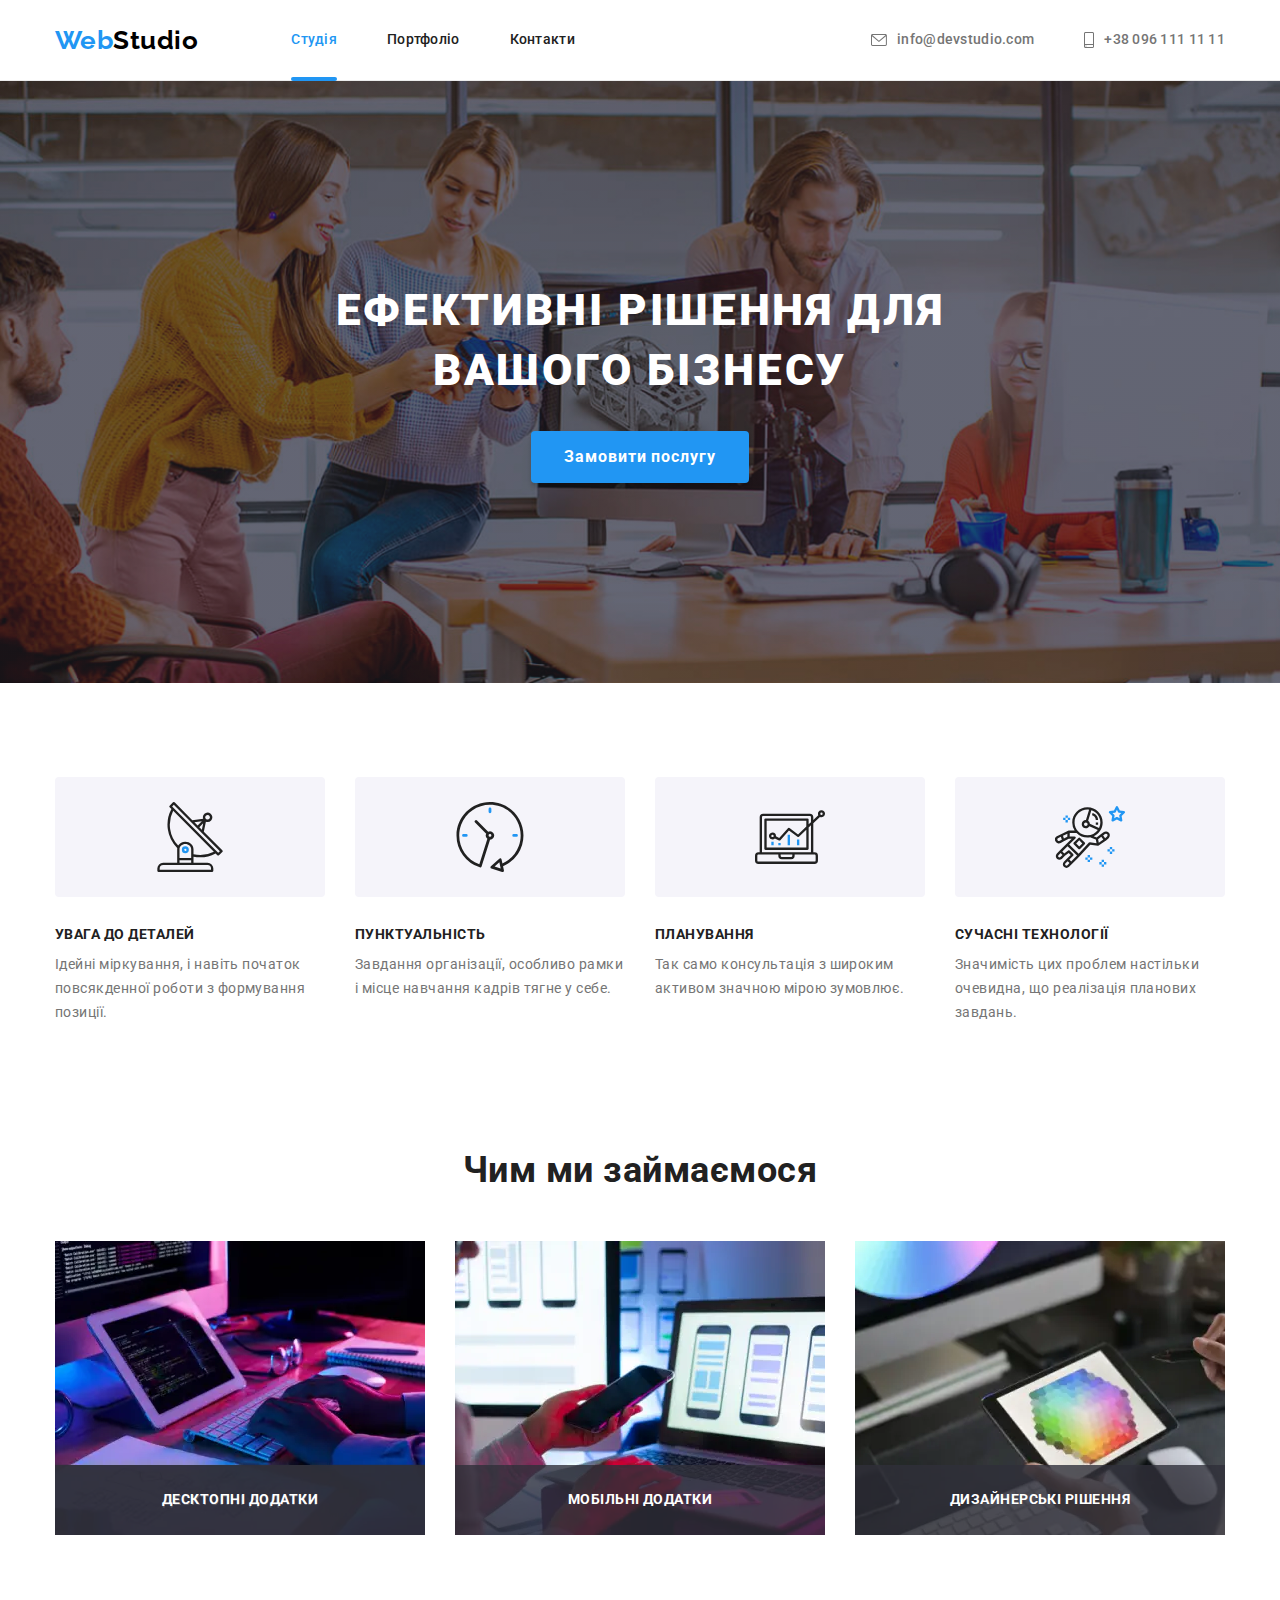
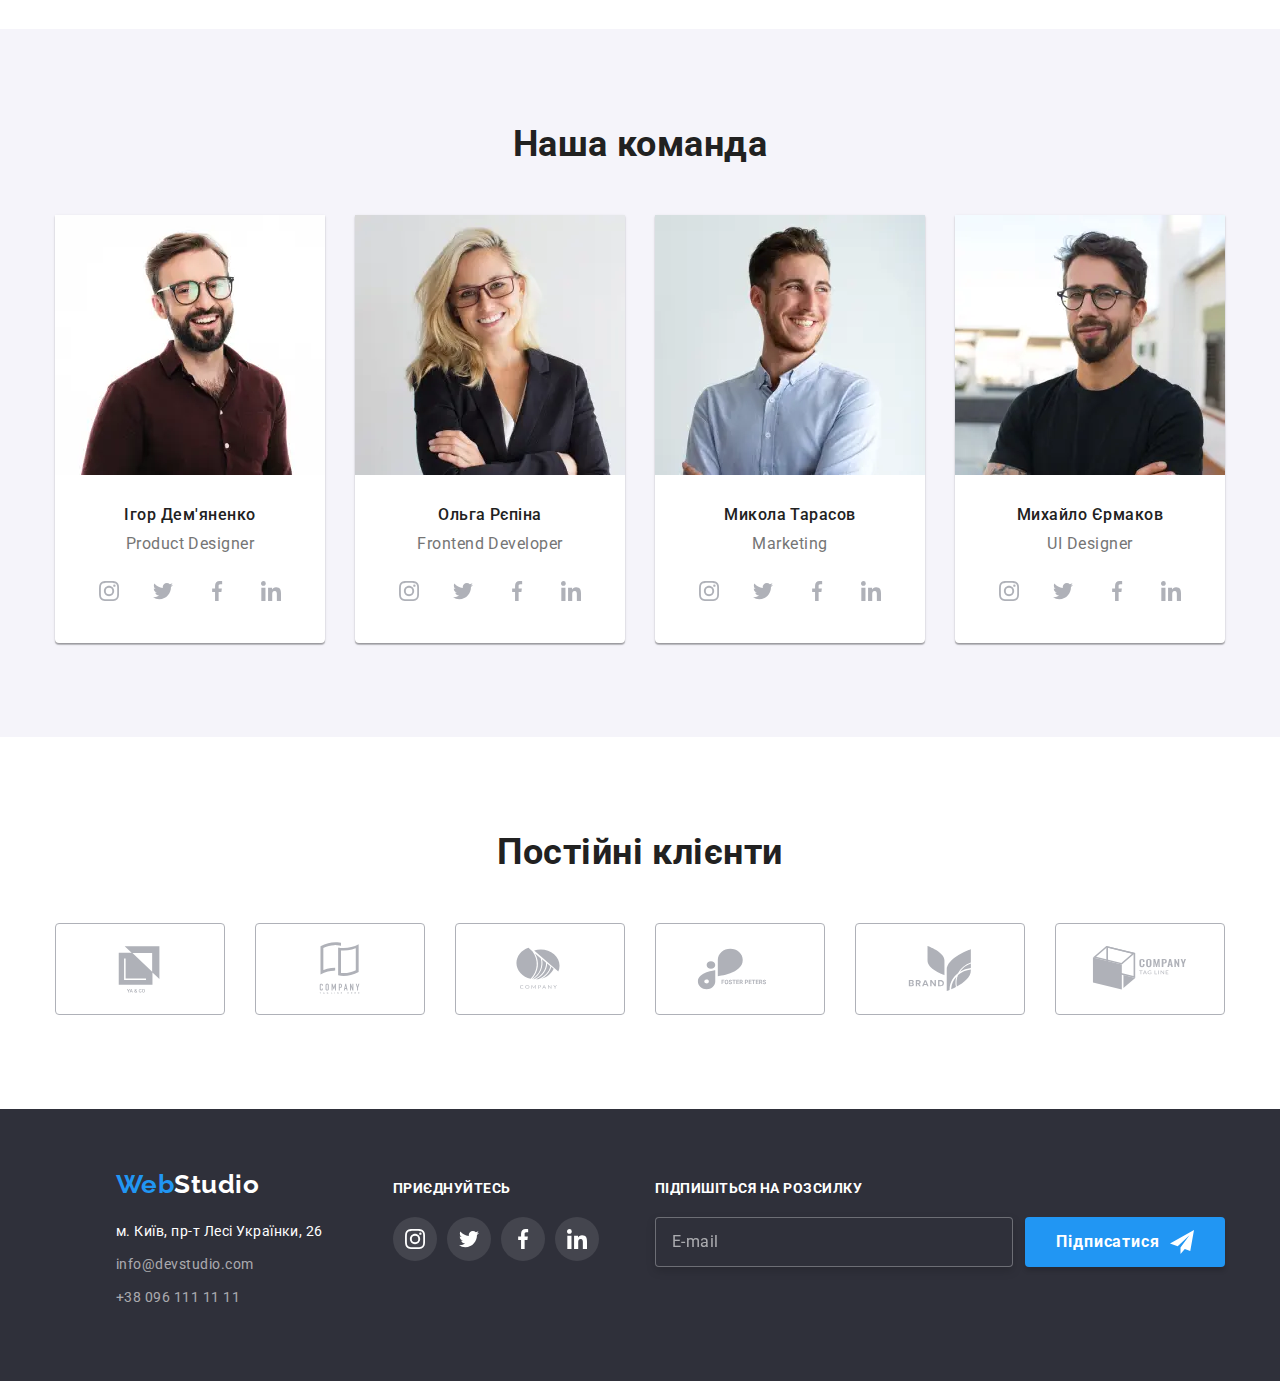
<file: index.html>
<!DOCTYPE html>
<html lang="uk">
  <head>
    <meta charset="utf-8" />
    <meta http-equiv="X-UA-Compatible" content="IE=edge" />
    <meta name="viewport" content="width=device-width, initial-scale=1.0" />
    <title>Document</title>
    <link rel="preconnect" href="https://fonts.googleapis.com" />
    <link rel="preconnect" href="https://fonts.gstatic.com" crossorigin />
    <link
      href="https://fonts.googleapis.com/css2?family=Raleway:wght@700&family=Roboto:wght@400;500;700;900&display=swap"
      rel="stylesheet"
    />
    <link
      rel="stylesheet"
      href="https://cdnjs.cloudflare.com/ajax/libs/modern-normalize/1.1.0/modern-normalize.min.css"
    />
    <link rel="stylesheet" href="./css/main.min.css" />
  </head>
  <body>
    <header class="page-header">
      <div class="container page-header__container">
        <nav class="menu-nav">
          <a class="header-logo link" href="./index.html"
            ><span class="header-logo__logo header-logo__logo_blue">Web</span
            ><span class="header-logo__logo header-logo__logo_black">Studio</span></a
          >
          <ul class="menu-navigation list">
            <li class="menu-navigation__item">
              <a class="menu-navigation__link link menu-navigation__link_current" href="./index.html">Студія</a>
            </li>
            <li class="menu-navigation__item">
              <a class="menu-navigation__link link" href="./portfolio.html">Портфоліо</a>
            </li>
            <li class="menu-navigation__item">
              <a class="menu-navigation__link link" href="#">Контакти</a>
            </li>
          </ul>
        </nav>
        <button type="button" class="open-mobile-menu-btn js-open-menu">
          <svg class="open-mobile-menu-btn__icon" width="40" height="40">
            <use href="./images/sprite.svg#icon-burger"></use>
          </svg>
        </button>
        <ul class="menu-contacts list">
          <li class="menu-contacts__item">
            <a
              class="menu-contacts__link link"
              href="mailto:info@devstudio.com"
              lang="en"
            >
              <svg aria-label="лист" class="menu-contacts__icon" width="16" height="12">
                <use href="./images/sprite.svg#icon-envelope"></use>
              </svg>
              info@devstudio.com
            </a>
          </li>
          <li class="menu-contacts__item">
            <a class="menu-contacts__link menu-contacts__link_tel link" href="tel:+380961111111">
              <svg aria-label="телефон" class="menu-contacts__icon" width="10" height="16">
                <use href="./images/sprite.svg#icon-smartphone"></use>
              </svg>
              +38 096 111 11 11</a
            >
          </li>
        </ul>
      </div>
      <div class="mobile-menu js-menu-container">
        <div class="container mobile-menu__container">
          <div>
          <button class="mobile-menu__close-btn js-close-menu">
            <svg class="mobile-menu__close-icon" width="40" height="40">
              <use href="./images/sprite.svg#icon-close"></use>
            </svg>
          </button> 
          <ul class="mobile-nav-list list">
            <li class="mobile-nav-list__item">
              <a class="mobile-nav-list__link link mobile-nav-list__link_current" href="./index.html">Студія</a>
            </li>
            <li class="mobile-nav-list__item">
              <a class="mobile-nav-list__link link" href="./portfolio.html">Портфоліо</a>
            </li>
            <li class="mobile-nav-list__item mobile-nav-list__item_contact">
              <a class="mobile-nav-list__link link" href="#">Контакти</a>
            </li>
          </ul>
        </div>
        <div>
          <ul class="mobile-contact-list list">
            <li class="mobile-contact-list__item">
              <a class="mobile-contact-list__link link mobile-contact-list__link_tel" href="tel:+380961111111">+38 096 111 11 11</a
                >
            </li>
            <li class="mobile-contact-list__item mobile-contact-list__item_email">
              <a
                class="mobile-contact-list__link link mobile-contact-list__link_email"
                href="mailto:info@devstudio.com"
                lang="en"
              >
                info@devstudio.com
              </a>
            </li>
          </ul>
          <ul class="mobile-social-list list">
            <li class="mobile-social-list__item">
              <a class="mobile-social-list__link link" href="#">Instagram</a>
            </li>
            <li class="mobile-social-list__item">
              <a class="mobile-social-list__link link" href="#">Twitter</a>
            </li>
            <li class="mobile-social-list__item">
              <a class="mobile-social-list__link link" href="#">Facebook</a>
            </li>
            <li class="mobile-social-list__item">
              <a class="mobile-social-list__link link mobile-social-list__link_linkedin" href="#">LinkedIn</a>
            </li>
          </ul>
        </div>
        </div>
      </div>
    </header>
    <main>
      <!-- Герой -->
      <section class="section hero">
        <div class="container">
          <h1 class="hero__title">Ефективні рішення для вашого бізнесу</h1>
          <button class="modal-open-btn" type="button" data-modal-open>Замовити послугу</button>
        </div>
      </section>
      <!-- Наши особенности -->
      <section class="section featyres">
        <div class="container">
          <h2 class="featyres__title visually-hidden">Наші особливості</h2>
          <ul class="featyres-list list">
            <li class="featyres-list__item">
              <div class="featyres-list__box-icon">
                <svg
                  aria-label="антена"
                  class="featyres-list__icon"
                  width="70"
                  height="70"
                >
                  <use href="./images/sprite.svg#icon-antenna"></use>
                </svg>
              </div>
              <h3 class="featyres-list__title">Увага до деталей</h3>
              <p class="featyres-list__text">
                Ідейні міркування, і навіть початок повсякденної роботи з
                формування позиції.
              </p>
            </li>
            <li class="featyres-list__item">
              <div class="featyres-list__box-icon">
                <svg
                  aria-label="годинник"
                  class="featyres-list__icon"
                  width="70"
                  height="70"
                >
                  <use href="./images/sprite.svg#icon-clock"></use>
                </svg>
              </div>
              <h3 class="featyres-list__title">Пунктуальність</h3>
              <p class="featyres-list__text">
                Завдання організації, особливо рамки і місце навчання кадрів
                тягне у себе.
              </p>
            </li>
            <li class="featyres-list__item">
              <div class="featyres-list__box-icon">
                <svg
                  aria-label="діаграма"
                  class="featyres-list__icon"
                  width="70"
                  height="70"
                >
                  <use href="./images/sprite.svg#icon-diagram"></use>
                </svg>
              </div>
              <h3 class="featyres-list__title">Планування</h3>
              <p class="featyres-list__text">
                Так само консультація з широким активом значною мірою зумовлює.
              </p>
            </li>
            <li class="featyres-list__item featyres-list__item_last">
              <div class="featyres-list__box-icon">
                <svg
                  aria-label="астронавт"
                  class="featyres-list__icon"
                  width="70"
                  height="70"
                >
                  <use href="./images/sprite.svg#icon-astronaut"></use>
                </svg>
              </div>
              <h3 class="featyres-list__title">Сучасні технології</h3>
              <p class="featyres-list__text">
                Значимість цих проблем настільки очевидна, що реалізація
                планових завдань.
              </p>
            </li>
          </ul>
        </div>
      </section>
      <!-- Чем занимаемся -->
      <section class="section work">
        <div class="container">
          <h2 class="work__title">Чим ми займаємося</h2>
          <ul class="work-list list">
            <li class="work-list__item">
              <div class="work-list__wrapper">
                <picture>
                <source
                srcset="./images/box-1-desktop.webp 1x, ./images/box-1-desktop.webp 2x"
                media="(min-width: 1200px)"
                type="image/webp"
                />
                <source
                srcset="./images/box-1-desktop.jpg 1x, ./images/box-1-desktop.jpg 2x"
                media="(min-width: 1200px)"
                />
                <img
                class="work-list__img link"
                src="./images/box-1.jpg"
                alt="Людина працює за комп'ютером"
              />
            </picture>
              <p class="work-list__overlay">Десктопні додатки</p>
              </div>
            </li>
            <li class="work-list__item">
              <div class="work-list__wrapper">
                <picture>
                <source
                srcset="./images/box-2-desktop.webp 1x, ./images/box-2-desktop.webp 2x"
                media="(min-width: 1200px)"
                type="image/webp"
                />
                <source
                srcset="./images/box-2-desktop.jpg 1x, ./images/box-2-desktop.jpg 2x"
                media="(min-width: 1200px)"
                />
                <img
                class="work-list__img link"
                src="./images/box-2.jpg"
                alt="Людина працює за телефоном"
              />
            </picture>
              <p class="work-list__overlay">Мобільні додатки</p>
              </div>
            </li>
            <li class="work-list__item">
              <div class="work-list__wrapper">
                <picture>
                  <source
                srcset="./images/box-3-desktop.webp 1x, ./images/box-3-desktop.webp 2x"
                media="(min-width: 1200px)"
                type="image/webp"
                />
                <source
                srcset="./images/box-3-desktop.jpg 1x, ./images/box-3-desktop.jpg 2x"
                media="(min-width: 1200px)"
                />
              <img
                class="work-list__img link"
                src="./images/box-3.jpg"
                alt="Людина працює за планшетом"
              />
            </picture>
              <p class="work-list__overlay">Дизайнерські рішення</p>
              </div>
            </li>
          </ul>
        </div>
      </section>
      <!--Наша команда-->
      <section class="section team">
        <div class="container">
          <h2 class="team__title">Наша команда</h2>
          <ul class="team-list list">
            <li class="team-list__item">
              <picture>
                <source
                srcset="./images/team-1-desktop.webp 1x, ./images/team-1-desktop@2x.webp 2x"
                media="(min-width: 1200px)"
                type="image/webp"
                />
                <source
                srcset="./images/team-1-desktop.jpg 1x, ./images/team-1-desktop@2x.jpg 2x"
                media="(min-width: 1200px)"
                />
                <source
                srcset="./images/team-1-tablet.webp 1x, ./images/team-1-tablet@2x.webp 2x"
                media="(min-width: 768px)"
                type="image/webp"
                />
                <source
                srcset="./images/team-1-tablet.jpg 1x, ./images/team-1-tablet@2x.jpg 2x"
                media="(min-width: 768px)"
                />
                <source
                srcset="./images/team-1-mobile.webp 1x, ./images/team-1-mobile@2x.webp 2x"
                media="(max-width: 767px)"
                type="image/webp"
                />
                <source
                srcset="./images/team-1-mobile.jpg 1x, ./images/team-1-mobile@2x.jpg 2x"
                media="(max-width: 767px)"
                />
                <img
                class="team-list__img"
                src="./images/team-1.jpg"
                alt="Ігор Дем'яненко"
              />
              </picture>
              
              <div class="team-list__team">
                <h3 class="team-list__title">Ігор Дем'яненко</h3>
                <p class="team-list__text">Product Designer</p>
                <ul class="social-list list">
                  <li class="social-list__item">
                    <a href="" class="social-list__link">
                      <svg
                        lang="en"
                        aria-label="instagram icon"
                        class="social-list__icon"
                        width="20"
                        height="20"
                      >
                        <use href="./images/sprite.svg#icon-instagram"></use>
                      </svg>
                    </a>
                  </li>
                  <li class="social-list__item">
                    <a href="" class="social-list__link">
                      <svg
                        lang="en"
                        aria-label="twitter icon"
                        class="social-list__icon"
                        width="20"
                        height="20"
                      >
                        <use href="./images/sprite.svg#icon-twitter"></use>
                      </svg>
                    </a>
                  </li>
                  <li class="social-list__item">
                    <a href="" class="social-list__link">
                      <svg
                        lang="en"
                        aria-label="facebook icon"
                        class="social-list__icon"
                        width="20"
                        height="20"
                      >
                        <use href="./images/sprite.svg#icon-facebook"></use>
                      </svg>
                    </a>
                  </li>
                  <li class="social-list__item">
                    <a href="" class="social-list__link">
                      <svg
                        lang="en"
                        aria-label="linkedin icon"
                        class="social-list__icon"
                        width="20"
                        height="20"
                      >
                        <use href="./images/sprite.svg#icon-linkedin"></use>
                      </svg>
                    </a>
                  </li>
                </ul>
              </div>
            </li>
            <li class="team-list__item">
              <picture>
                <source
                srcset="./images/team-2-desktop.webp 1x, ./images/team-2-desktop@2x.webp 2x"
                media="(min-width: 1200px)"
                type="image/webp"
                />
                <source
                srcset="./images/team-2-desktop.jpg 1x, ./images/team-2-desktop@2x.jpg 2x"
                media="(min-width: 1200px)"
                />
                <source
                srcset="./images/team-2-tablet.webp 1x, ./images/team-2-tablet@2x.webp 2x"
                media="(min-width: 768px)"
                type="image/webp"
                />
                <source
                srcset="./images/team-2-tablet.jpg 1x, ./images/team-2-tablet@2x.jpg 2x"
                media="(min-width: 768px)"
                />
                <source
                srcset="./images/team-2-mobile.webp 1x, ./images/team-2-mobile@2x.webp 2x"
                media="(max-width: 767px)"
                type="image/webp"
                />
                <source
                srcset="./images/team-2-mobile.jpg 1x, ./images/team-2-mobile@2x.jpg 2x"
                media="(max-width: 767px)"
                />
              <img
                class="team-list__img"
                src="./images/team-2.jpg"
                alt="Ольга Рєпіна"
              />
              </picture>
              <div class="team-list__team">
                <h3 class="team-list__title">Ольга Рєпіна</h3>
                <p class="team-list__text">Frontend Developer</p>
                <ul class="social-list list">
                  <li class="social-list__item">
                    <a href="" class="social-list__link">
                      <svg
                        lang="en"
                        aria-label="instagram icon"
                        class="social-list__icon"
                        width="20"
                        height="20"
                      >
                        <use href="./images/sprite.svg#icon-instagram"></use>
                      </svg>
                    </a>
                  </li>
                  <li class="social-list__item">
                    <a href="" class="social-list__link">
                      <svg
                        lang="en"
                        aria-label="twitter icon"
                        class="social-list__icon"
                        width="20"
                        height="20"
                      >
                        <use href="./images/sprite.svg#icon-twitter"></use>
                      </svg>
                    </a>
                  </li>
                  <li class="social-list__item">
                    <a href="" class="social-list__link">
                      <svg
                        lang="en"
                        aria-label="facebook icon"
                        class="social-list__icon"
                        width="20"
                        height="20"
                      >
                        <use href="./images/sprite.svg#icon-facebook"></use>
                      </svg>
                    </a>
                  </li>
                  <li class="social-list__item">
                    <a href="" class="social-list__link">
                      <svg
                        lang="en"
                        aria-label="linkedin icon"
                        class="social-list__icon"
                        width="20"
                        height="20"
                      >
                        <use href="./images/sprite.svg#icon-linkedin"></use>
                      </svg>
                    </a>
                  </li>
                </ul>
              </div>
            </li>
            <li class="team-list__item">
              <picture>
                <source
                srcset="./images/team-3-desktop.webp 1x, ./images/team-3-desktop@2x.webp 2x"
                media="(min-width: 1200px)"
                type="image/webp"
                />
                <source
                srcset="./images/team-3-desktop.jpg 1x, ./images/team-3-desktop@2x.jpg 2x"
                media="(min-width: 1200px)"
                />
                <source
                srcset="./images/team-3-tablet.webp 1x, ./images/team-3-tablet@2x.webp 2x"
                media="(min-width: 768px)"
                type="image/webp"
                />
                <source
                srcset="./images/team-3-tablet.jpg 1x, ./images/team-3-tablet@2x.jpg 2x"
                media="(min-width: 768px)"
                />
                <source
                srcset="./images/team-3-mobile.webp 1x, ./images/team-3-mobile@2x.webp 2x"
                media="(max-width: 767px)"
                type="image/webp"
                />
                <source
                srcset="./images/team-3-mobile.jpg 1x, ./images/team-3-mobile@2x.jpg 2x"
                media="(max-width: 767px)"
                />
              <img
                class="team-list__img"
                src="./images/team-3.jpg"
                alt="Микола Тарасов"
              />
              </picture>
              <div class="team-list__team">
                <h3 class="team-list__title">Микола Тарасов</h3>
                <p class="team-list__text">Marketing</p>
                <ul class="social-list list">
                  <li class="social-list__item">
                    <a href="" class="social-list__link">
                      <svg
                        lang="en"
                        aria-label="instagram icon"
                        class="social-list__icon"
                        width="20"
                        height="20"
                      >
                        <use href="./images/sprite.svg#icon-instagram"></use>
                      </svg>
                    </a>
                  </li>
                  <li class="social-list__item">
                    <a href="" class="social-list__link">
                      <svg
                        lang="en"
                        aria-label="twitter icon"
                        class="social-list__icon"
                        width="20"
                        height="20"
                      >
                        <use href="./images/sprite.svg#icon-twitter"></use>
                      </svg>
                    </a>
                  </li>
                  <li class="social-list__item">
                    <a href="" class="social-list__link">
                      <svg
                        lang="en"
                        aria-label="facebook icon"
                        class="social-list__icon"
                        width="20"
                        height="20"
                      >
                        <use href="./images/sprite.svg#icon-facebook"></use>
                      </svg>
                    </a>
                  </li>
                  <li class="social-list__item">
                    <a href="" class="social-list__link">
                      <svg
                        lang="en"
                        aria-label="linkedin icon"
                        class="social-list__icon"
                        width="20"
                        height="20"
                      >
                        <use href="./images/sprite.svg#icon-linkedin"></use>
                      </svg>
                    </a>
                  </li>
                </ul>
              </div>
            </li>
            <li class="team-list__item team-list__item_last">
              <picture>
                <source
                srcset="./images/team-4-desktop.webp 1x, ./images/team-4-desktop@2x.webp 2x"
                media="(min-width: 1200px)"
                type="image/webp"
                />
                <source
                srcset="./images/team-4-desktop.jpg 1x, ./images/team-4-desktop@2x.jpg 2x"
                media="(min-width: 1200px)"
                />
                <source
                srcset="./images/team-4-tablet.webp 1x, ./images/team-4-tablet@2x.webp 2x"
                media="(min-width: 768px)"
                type="image/webp"
                />
                <source
                srcset="./images/team-4-tablet.jpg 1x, ./images/team-4-tablet@2x.jpg 2x"
                media="(min-width: 768px)"
                />
                <source
                srcset="./images/team-4-mobile.webp 1x, ./images/team-4-mobile@2x.webp 2x"
                media="(max-width: 767px)"
                type="image/webp"
                />
                <source
                srcset="./images/team-4-mobile.jpg 1x, ./images/team-4-mobile@2x.jpg 2x"
                media="(max-width: 767px)"
                />
              <img
                class="team-list__img"
                src="./images/team-4.jpg"
                alt="Михайло Єрмаков"
              />
              </picture>
              <div class="team-list__team">
                <h3 class="team-list__title">Михайло Єрмаков</h3>
                <p class="team-list__text">UI Designer</p>
                <ul class="social-list list">
                  <li class="social-list__item">
                    <a href="" class="social-list__link">
                      <svg
                        lang="en"
                        aria-label="instagram icon"
                        class="social-list__icon"
                        width="20"
                        height="20"
                      >
                        <use href="./images/sprite.svg#icon-instagram"></use>
                      </svg>
                    </a>
                  </li>
                  <li class="social-list__item">
                    <a href="" class="social-list__link">
                      <svg
                        lang="en"
                        aria-label="twitter icon"
                        class="social-list__icon"
                        width="20"
                        height="20"
                      >
                        <use href="./images/sprite.svg#icon-twitter"></use>
                      </svg>
                    </a>
                  </li>
                  <li class="social-list__item">
                    <a href="" class="social-list__link">
                      <svg
                        lang="en"
                        aria-label="facebook icon"
                        class="social-list__icon"
                        width="20"
                        height="20"
                      >
                        <use href="./images/sprite.svg#icon-facebook"></use>
                      </svg>
                    </a>
                  </li>
                  <li class="social-list__item">
                    <a href="" class="social-list__link">
                      <svg
                        lang="en"
                        aria-label="linkedin icon"
                        class="social-list__icon"
                        width="20"
                        height="20"
                      >
                        <use href="./images/sprite.svg#icon-linkedin"></use>
                      </svg>
                    </a>
                  </li>
                </ul>
              </div>
            </li>
          </ul>
        </div>
      </section>
      <!-- Постійні клієнти -->
      <section class="section client">
        <div class="container">
          <h2 class="client__title">Постійні клієнти</h2>
          <ul class="client-list list">
            <li class="client-list__item">
              <a href="#" class="client-list__link">
                <svg
                  aria-label="логотип клієнтів"
                  class="client-list__icon"
                  width="106"
                  height="60"
                >
                  <use href="./images/sprite.svg#icon-logo-1"></use>
                </svg>
              </a>
            </li>
            <li class="client-list__item">
              <a href="#" class="client-list__link">
                <svg
                  aria-label="логотип клієнтів"
                  class="client-list__icon"
                  width="106"
                  height="60"
                >
                  <use href="./images/sprite.svg#icon-logo-2"></use>
                </svg>
              </a>
            </li>
            <li class="client-list__item">
              <a href="#" class="client-list__link">
                <svg
                  aria-label="логотип клієнтів"
                  class="client-list__icon"
                  width="106"
                  height="60"
                >
                  <use href="./images/sprite.svg#icon-logo-3"></use>
                </svg>
              </a>
            </li>
            <li class="client-list__item">
              <a href="#" class="client-list__link">
                <svg
                  aria-label="логотип клієнтів"
                  class="client-list__icon"
                  width="106"
                  height="60"
                >
                  <use href="./images/sprite.svg#icon-logo-4"></use>
                </svg>
              </a>
            </li>
            <li class="client-list__item">
              <a href="#" class="client-list__link">
                <svg
                  aria-label="логотип клієнтів"
                  class="client-list__icon"
                  width="106"
                  height="60"
                >
                  <use href="./images/sprite.svg#icon-logo-5"></use>
                </svg>
              </a>
            </li>
            <li class="client-list__item">
              <a href="#" class="client-list__link">
                <svg
                  aria-label="логотип клієнтів"
                  class="client-list__icon"
                  width="106"
                  height="60"
                >
                  <use href="./images/sprite.svg#icon-logo-6"></use>
                </svg>
              </a>
            </li>
          </ul>
        </div>
      </section>
    </main>
    <footer class="page-footer">
      <div class="container footer-container">
        <div class="footer-tablet">
        <div class="page-container">
          <a class="footer-logo link" href="./index.html"
            ><span class="footer-logo__logo footer-logo__logo_blue">Web</span
            ><span class="footer-logo__logo footer-logo__logo_white">Studio</span></a
          >
          <address class="footer-contacts">
            <ul class="footer-contacts__list list">
              <li class="footer-contacts__item">
                <a
                  class="footer-contacts__adress link"
                  href="https://goo.gl/maps/CPtrU1FHBa2aNyZL9"
                  target="_blank"
                  rel="noopener noreferrer nofollow"
                  >м. Київ, пр-т Лесі Українки, 26</a
                >
              </li>
              <li class="footer-contacts__item">
                <a
                  class="footer-contact__link link"
                  href="mailto:info@devstudio.com"
                  lang="en"
                  >info@devstudio.com</a
                >
              </li>
              <li class="footer-contacts__item footer-contacts__item_phone">
                <a class="footer-contact__link link" href="tel:+380961111111"
                  >+38 096 111 11 11</a
                >
              </li>
            </ul>
          </address>
        </div>
        <div class="footer-social">
          <p class="footer-social__title">Приєднуйтесь</p>
          <ul class="footer-social-list list">
            <li class="footer-social-list__item">
              <a href="" class="footer-social-list__link">
                <svg
                  lang="en"
                  aria-label="instagram icon"
                  class="footer-social-list__icon"
                  width="20"
                  height="20"
                >
                  <use href="./images/sprite.svg#icon-instagram"></use>
                </svg>
              </a>
            </li>
            <li class="footer-social-list__item">
              <a href="" class="footer-social-list__link">
                <svg
                  lang="en"
                  aria-label="twitter icon"
                  class="footer-social-list__icon"
                  width="20"
                  height="20"
                >
                  <use href="./images/sprite.svg#icon-twitter"></use>
                </svg>
              </a>
            </li>
            <li class="footer-social-list__item">
              <a href="" class="footer-social-list__link">
                <svg
                  lang="en"
                  aria-label="facebook icon"
                  class="footer-social-list__icon"
                  width="20"
                  height="20"
                >
                  <use href="./images/sprite.svg#icon-facebook"></use>
                </svg>
              </a>
            </li>
            <li class="footer-social-list__item">
              <a href="" class="footer-social-list__link">
                <svg
                  lang="en"
                  aria-label="linkedin icon"
                  class="footer-social-list__icon"
                  width="20"
                  height="20"
                >
                  <use href="./images/sprite.svg#icon-linkedin"></use>
                </svg>
              </a>
            </li>
          </ul>
        </div>
      </div>
        <form class="footer-form">
          <p class="footer-form__title">Підпишіться на розсилку</p>
          <div class="footer-form__field">
          <label>
            <input class="footer-form__input" type="text" name="email" placeholder="E-mail" required>
          </label>
          <button class="footer-form-btn-submit" type="submit">Підписатися
          <svg class="footer-form__icon" width="24" height="24">
            <use href="./images/sprite.svg#icon-send"></use>
          </svg>
        </button>
          </div>
        </form>
      </div>
    </footer>

    <div class="backdrop is-hidden" data-modal>
      <div class="modal">
        <button class="modal__close-btn" type="button" data-modal-close>
        <svg class="modal__close-icon" width="18" height="18">
          <use href="./images/sprite.svg#icon-close"></use>
        </svg>
      </button>
      
      <form class="modal-form">
        <p class="modal-form__title">Залиште свої дані, ми вам передзвонимо</p>
        <label class="modal-form__label">
          <span class="modal-form__desc">Ім'я</span>
          <span class="modal-form__input-wrapper">
            <input type="text" class="modal-form__input" name="user-name" 
        required pattern="[a-zA-Za-яА-ЯіІїЇї+">
        <svg class="modal-form__input-icon" width="18" height="18">
          <use href="./images/sprite.svg#icon-person-black"></use>
        </svg>
          </span>
      </label>
      <label class="modal-form__label">
        <span class="modal-form__desc">Телефон</span>
        <span class="modal-form__input-wrapper">
        <input type="tel" class="modal-form__input" name="user-phone"
        required pattern="[0-9]{3}-[0-9]{3}-[0-9]{2}-[0-9]{2}"
        title="xxx-xxx-xx-xx" >
        <svg class="modal-form__input-icon" width="18" height="18">
          <use href="./images/sprite.svg#icon-phone-black"></use>
        </svg>
      </span>
      </label>
      <label class="modal-form__label">
        <span class="modal-form__desc">Пошта</span>
        <span class="modal-form__input-wrapper">
        <input type="email" class="modal-form__input" name="user-email"
        required pattern="">
        <svg class="modal-form__input-icon" width="18" height="18">
          <use href="./images/sprite.svg#icon-email-black"></use>
        </svg>
        </span>
      </label>
      <label class="modal-form__label-comment">
        <span class="modal-form__desc">Коментар</span>
      <textarea class="modal-form__message" name="user-message" 
      placeholder="Введіть текст"></textarea>
      </label>
      <label class="modal-form__check-field">
      <input type="checkbox" class="modal-form__check" name="user-policy" 
      required>
      <svg class="modal-form-own-checkbox" width="16" height="15">
        <use class="modal-form-own-checkbox__icon" href="./images/sprite.svg#icon-check"></use>
      </svg>
      <span class="modal-form__text">
      Погоджуюся з розсилкою та приймаю&nbsp;<a class="modal-form__link" href="#">Умови договору</a>
    </span>
    </label>
      <button type="submit" class="modal-form-sabmit">Відправити</button>
    </form>
      </div>
    </div>

   <script src="./js/modal.js"></script> 
   <script src="./js/menu.js"></script>
  </body>
</html>
</file>
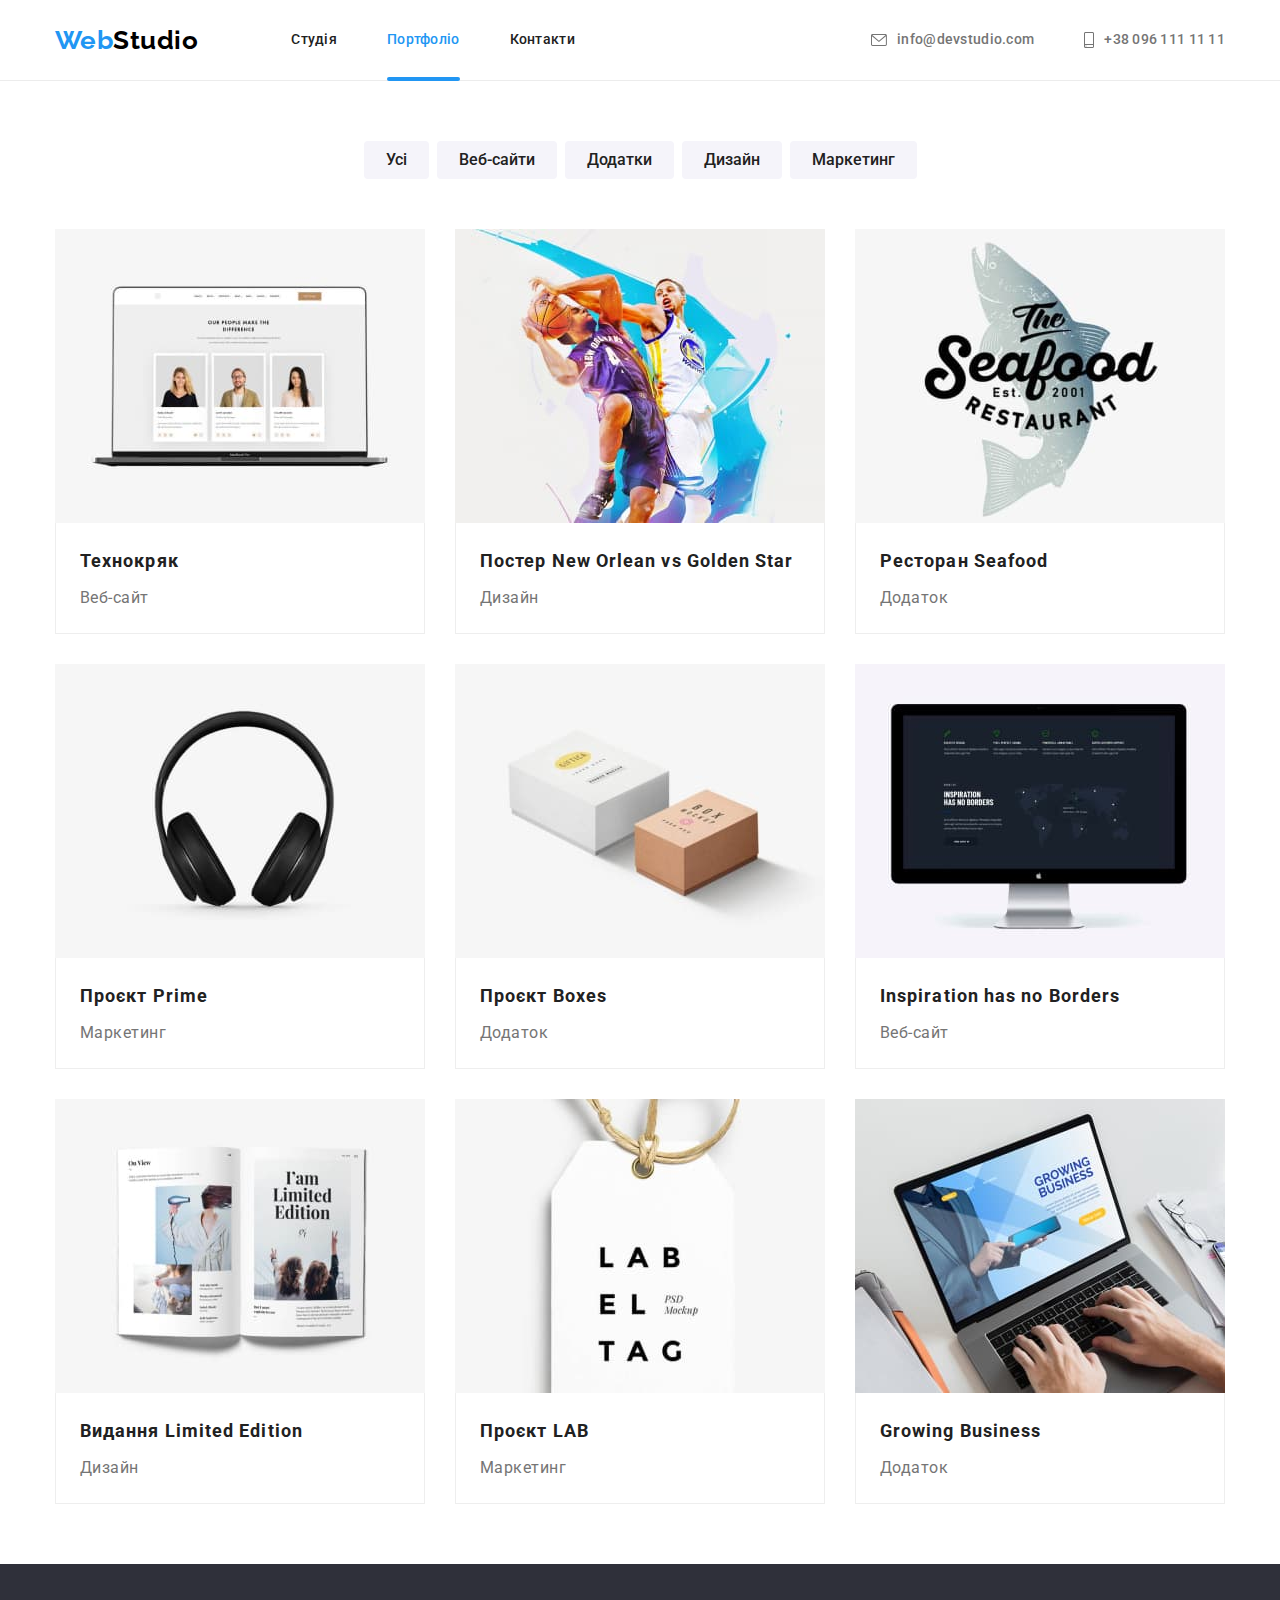
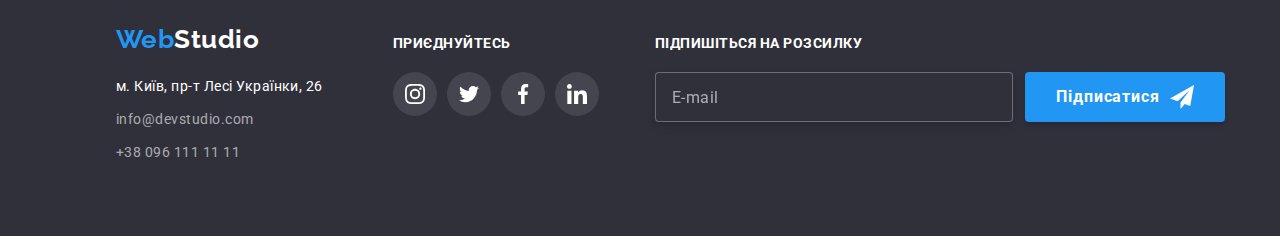
<file: portfolio.html>
<!DOCTYPE html>
<html lang="uk">
  <head>
    <meta charset="UTF-8" />
    <meta http-equiv="X-UA-Compatible" content="IE=edge" />
    <meta name="viewport" content="width=device-width, initial-scale=1.0" />
    <title>Document</title>
    <link rel="preconnect" href="https://fonts.googleapis.com" />
    <link rel="preconnect" href="https://fonts.gstatic.com" crossorigin />
    <link
      href="https://fonts.googleapis.com/css2?family=Raleway:wght@700&family=Roboto:wght@400;500;700;900&display=swap"
      rel="stylesheet"
    />
    <link
      rel="stylesheet"
      href="https://cdnjs.cloudflare.com/ajax/libs/modern-normalize/1.1.0/modern-normalize.min.css"
    />
    <link rel="stylesheet" href="./css/main.min.css" />
  </head>
  <body>
    <header class="page-header">
      <div class="container page-header-container">
        <nav class="menu-nav">
          <a class="header-logo link" href="./index.html"
            ><span class="header-logo__logo header-logo__logo_blue">Web</span
            ><span class="header-logo__logo header-logo__logo_black">Studio</span></a
          >
          <ul class="menu-navigation list">
            <li class="menu-navigation__item">
              <a class="menu-navigation__link link" href="./index.html">Студія</a>
            </li>
            <li class="menu-navigation__item">
              <a class="menu-navigation__link link menu-navigation__link_current" href="./portfolio.html">Портфоліо</a>
            </li>
            <li class="menu-navigation__item">
              <a class="menu-navigation__link link" href="#">Контакти</a>
            </li>
          </ul>
        </nav>
        <ul class="menu-contacts list">
          <li class="menu-contacts__item">
            <a
              class="menu-contacts__link link"
              href="mailto:info@devstudio.com"
              lang="en"
            >
              <svg aria-label="лист" class="menu-contacts__icon" width="16" height="12">
                <use href="./images/sprite.svg#icon-envelope"></use>
              </svg>
              info@devstudio.com
            </a>
          </li>
          <li class="menu-contacts__item">
            <a class="menu-contacts__link link" href="tel:+380961111111">
              <svg aria-label="телефон" class="menu-contacts__icon" width="10" height="16">
                <use href="./images/sprite.svg#icon-smartphone"></use>
              </svg>
              +38 096 111 11 11</a
            >
          </li>
        </ul>
      </div>
    </header>
    <main>
      <!-- Портфолио -->
      <section class="section portfolio">
        <div class="container">
          <h1 class="portfolio__title visually-hidden">Портфоліо</h1>
          <ul class="filter list">
            <li class="filter__item">
              <button type="button" class="secondary-btn">Усі</button>
            </li>
            <li class="filter__item">
              <button type="button" class="secondary-btn">Веб-сайти</button>
            </li>
            <li class="filter__item">
              <button type="button" class="secondary-btn">Додатки</button>
            </li>
            <li class="filter__item">
              <button type="button" class="secondary-btn">Дизайн</button>
            </li>
            <li class="filter__item">
              <button type="button" class="secondary-btn">Маркетинг</button>
            </li>
          </ul>
          <ul class="portfolio-list list">
            <li class="portfolio-list__item">
              <a class="portfolio-list__link link" href="#">
                <div class="portfolio-list__img-wrapper">
                  <img
                    class="portfolio-list__img"
                    src="./images/portfolio/portfolio-1.jpg"
                    alt="Ноутбук"
                    width="370"
                  />
                  <p class="portfolio-list__overlay">
                    Ресурс пропонує комплексні пропозиції з різним рівнем
                    функціоналу та сервісів. Все це дозволить відвідувачу
                    отримати вичерпні відомості про компанію чи приватну особу.
                  </p>
                </div>
                <div class="test-container">
                  <h2 class="test-container__title">Технокряк</h2>
                  <p class="test-container__text">Веб-сайт</p>
                </div>
              </a>
            </li>
            <li class="portfolio-list__item">
              <a class="portfolio-list__link link" href="#">
                <div class="portfolio-list__img-wrapper">
                  <img
                    class="portfolio-list__img"
                    src="./images/portfolio/portfolio-2.jpg"
                    alt="Баскетболістии"
                    width="370"
                  />
                  <p class="portfolio-list__overlay">
                    Ресурс пропонує комплексні пропозиції з різним рівнем
                    функціоналу та сервісів. Все це дозволить відвідувачу
                    отримати вичерпні відомості про компанію чи приватну особу.
                  </p>
                </div>
                <div class="test-container">
                  <h2 class="test-container__title">
                    Постер New Orlean vs Golden Star
                  </h2>
                  <p class="test-container__text">Дизайн</p>
                </div>
              </a>
            </li>
            <li class="portfolio-list__item">
              <a class="portfolio-list__link link" href="#">
                <div class="portfolio-list__img-wrapper">
                  <img
                    class="portfolio-list__img"
                    src="./images/portfolio/portfolio-3.jpg"
                    alt="Логотип ресторану"
                    width="370"
                  />
                  <p class="portfolio-list__overlay">
                    Ресурс пропонує комплексні пропозиції з різним рівнем
                    функціоналу та сервісів. Все це дозволить відвідувачу
                    отримати вичерпні відомості про компанію чи приватну особу.
                  </p>
                </div>
                <div class="test-container">
                  <h2 class="test-container__title">Ресторан Seafood</h2>
                  <p class="test-container__text">Додаток</p>
                </div>
              </a>
            </li>
            <li class="portfolio-list__item">
              <a class="portfolio-list__link link" href="#">
                <div class="portfolio-list__img-wrapper">
                  <img
                    class="portfolio-list__img"
                    src="./images/portfolio/portfolio-4.jpg"
                    alt="Навушники"
                    width="370"
                  />
                  <p class="portfolio-list__overlay">
                    Ресурс пропонує комплексні пропозиції з різним рівнем
                    функціоналу та сервісів. Все це дозволить відвідувачу
                    отримати вичерпні відомості про компанію чи приватну особу.
                  </p>
                </div>
                <div class="test-container">
                  <h2 class="test-container__title">Проєкт Prime</h2>
                  <p class="test-container__text">Маркетинг</p>
                </div>
              </a>
            </li>
            <li class="portfolio-list__item">
              <a class="portfolio-list__link link" href="#">
                <div class="portfolio-list__img-wrapper">
                  <img
                    class="portfolio-list__img"
                    src="./images/portfolio/portfolio-5.jpg"
                    alt="Коробки"
                    width="370"
                  />
                  <p class="portfolio-list__overlay">
                    Ресурс пропонує комплексні пропозиції з різним рівнем
                    функціоналу та сервісів. Все це дозволить відвідувачу
                    отримати вичерпні відомості про компанію чи приватну особу.
                  </p>
                </div>
                <div class="test-container">
                  <h2 class="test-container__title">Проєкт Boxes</h2>
                  <p class="test-container__text">Додаток</p>
                </div>
              </a>
            </li>
            <li class="portfolio-list__item">
              <a class="portfolio-list__link link" href="#">
                <div class="portfolio-list__img-wrapper">
                  <img
                    class="portfolio-list__img"
                    src="./images/portfolio/portfolio-6.jpg"
                    alt="Монітор"
                    width="370"
                  />
                  <p class="portfolio-list__overlay">
                    Ресурс пропонує комплексні пропозиції з різним рівнем
                    функціоналу та сервісів. Все це дозволить відвідувачу
                    отримати вичерпні відомості про компанію чи приватну особу.
                  </p>
                </div>
                <div class="test-container">
                  <h2 class="test-container__title">Inspiration has no Borders</h2>
                  <p class="test-container__text">Веб-сайт</p>
                </div>
              </a>
            </li>
            <li class="portfolio-list__item">
              <a class="portfolio-list__link link" href="#">
                <div class="portfolio-list__img-wrapper">
                  <img
                    class="portfolio-list__img"
                    src="./images/portfolio/portfolio-7.jpg"
                    alt="Книга"
                    width="370"
                  />
                  <p class="portfolio-list__overlay">
                    Ресурс пропонує комплексні пропозиції з різним рівнем
                    функціоналу та сервісів. Все це дозволить відвідувачу
                    отримати вичерпні відомості про компанію чи приватну особу.
                  </p>
                </div>
                <div class="test-container">
                  <h2 class="test-container__title">Видання Limited Edition</h2>
                  <p class="test-container__text">Дизайн</p>
                </div>
              </a>
            </li>
            <li class="portfolio-list__item">
              <a class="portfolio-list__link link" href="#">
                <div class="portfolio-list__img-wrapper">
                  <img
                    class="portfolio-list__img"
                    src="./images/portfolio/portfolio-8.jpg"
                    alt="Лейба"
                    width="370"
                  />
                  <p class="portfolio-list__overlay">
                    Ресурс пропонує комплексні пропозиції з різним рівнем
                    функціоналу та сервісів. Все це дозволить відвідувачу
                    отримати вичерпні відомості про компанію чи приватну особу.
                  </p>
                </div>
                <div class="test-container">
                  <h2 class="test-container__title">Проєкт LAB</h2>
                  <p class="test-container__text">Маркетинг</p>
                </div>
              </a>
            </li>
            <li class="portfolio-list__item">
              <a class="portfolio-list__link link" href="#">
                <div class="portfolio-list__img-wrapper">
                  <img
                    class="portfolio-list__img"
                    src="./images/portfolio/portfolio-9.jpg"
                    alt="Людина працює за ноутбуком"
                    width="370"
                  />
                  <p class="portfolio-list__overlay">
                    Ресурс пропонує комплексні пропозиції з різним рівнем
                    функціоналу та сервісів. Все це дозволить відвідувачу
                    отримати вичерпні відомості про компанію чи приватну особу.
                  </p>
                </div>
                <div class="test-container">
                  <h2 class="test-container__title">Growing Business</h2>
                  <p class="test-container__text">Додаток</p>
                </div>
              </a>
            </li>
          </ul>
        </div>
      </section>
    </main>
    <footer class="page-footer">
      <div class="container footer-container">
        <div class="page-container">
          <a class="footer-logo link" href="./index.html"
            ><span class="footer-logo__logo footer-logo__logo_blue">Web</span
            ><span class="footer-logo__logo footer-logo__logo_white">Studio</span></a
          >
          <address class="footer-contacts">
            <ul class="footer-contacts__list list">
              <li class="footer-contacts__item">
                <a
                  class="footer-contacts__adress link"
                  href="https://goo.gl/maps/CPtrU1FHBa2aNyZL9"
                  target="_blank"
                  rel="noopener noreferrer nofollow"
                  >м. Київ, пр-т Лесі Українки, 26</a
                >
              </li>
              <li class="footer-contacts__item">
                <a
                  class="footer-contact__link link"
                  href="mailto:info@devstudio.com"
                  lang="en"
                  >info@devstudio.com</a
                >
              </li>
              <li class="footer-contacts__item footer-contacts__item-phone">
                <a class="footer-contact__link link" href="tel:+380961111111"
                  >+38 096 111 11 11</a
                >
              </li>
            </ul>
          </address>
        </div>
        <div class="footer-social">
          <p class="footer-social__title">Приєднуйтесь</p>
          <ul class="footer-social-list list">
            <li class="footer-social-list__item">
              <a href="" class="footer-social-list__link">
                <svg
                  lang="en"
                  aria-label="instagram icon"
                  class="footer-social-list__icon"
                  width="20"
                  height="20"
                >
                  <use href="./images/sprite.svg#icon-instagram"></use>
                </svg>
              </a>
            </li>
            <li class="footer-social-list__item">
              <a href="" class="footer-social-list__link">
                <svg
                  lang="en"
                  aria-label="twitter icon"
                  class="footer-social-list__icon"
                  width="20"
                  height="20"
                >
                  <use href="./images/sprite.svg#icon-twitter"></use>
                </svg>
              </a>
            </li>
            <li class="footer-social-list__item">
              <a href="" class="footer-social-list__link">
                <svg
                  lang="en"
                  aria-label="facebook icon"
                  class="footer-social-list__icon"
                  width="20"
                  height="20"
                >
                  <use href="./images/sprite.svg#icon-facebook"></use>
                </svg>
              </a>
            </li>
            <li class="footer-social-list__item">
              <a href="" class="footer-social-list__link">
                <svg
                  lang="en"
                  aria-label="linkedin icon"
                  class="footer-social-list__icon"
                  width="20"
                  height="20"
                >
                  <use href="./images/sprite.svg#icon-linkedin"></use>
                </svg>
              </a>
            </li>
          </ul>
        </div>
        <form class="footer-form">
          <p class="footer-form__title">Підпишіться на розсилку</p>
          <div class="footer-form__field">
          <label>
            <input class="footer-form__input" type="test-container__text" name="email" placeholder="E-mail" required>
          </label>
          <button class="footer-form-btn-submit" type="submit">Підписатися
          <svg class="footer-form__icon" width="24" height="24">
            <use href="./images/sprite.svg#icon-send"></use>
          </svg>
        </button>
          </div>
        </form>
      </div>
    </footer>
  </body>
</html>
</file>
<file: css/main.min.css>
:root{--primary-text-color: #757575;--title-text-color: #212121;--accent-color: #2196f3;--hero-color: #ffffff;--logo-color: #000000;--background-color-button: #f5f4fa;--background-color-active-button: #188ce8;--background-color-footer: #2f303a;--background-color-hero: #2f303a;--icon-color: #afb1b8;--transition-dur-and-func: 250ms cubic-bezier(0.4, 0, 0.2, 1)}.visually-hidden{position:absolute;white-space:nowrap;width:1px;height:1px;overflow:hidden;border:0;padding:0;clip:rect(0 0 0 0);clip-path:inset(50%);margin:-1px}.filter{display:flex;align-items:center;justify-content:center}html{box-sizing:border-box}* *::before *::after{box-sizing:inherit}.link{text-decoration:none}.list{padding:0;margin:0;list-style:none}h1,h2,h3,h4,p{margin-top:0;margin-bottom:0}ul{margin-top:0;margin-bottom:0;padding-left:0}button{cursor:pointer}img{display:block;max-width:100%;height:auto}body{font-family:"Roboto",sans-serif;background-color:var(--hero-color);color:var(--primary-text-color);letter-spacing:.03em}.section{padding-top:60px;padding-bottom:60px}.container{padding-left:15px;padding-right:15px}@media screen and (min-width: 480px){.container{width:480px;margin-left:auto;margin-right:auto}}@media screen and (min-width: 768px){.container{width:768px}}@media screen and (min-width: 1200px){.container{width:1200px}}.mobile-menu{position:fixed;top:0;left:0;z-index:100;width:100vw;height:100vh;background-color:var(--hero-color);opacity:0;visibility:hidden;pointer-events:none;transition:opacity var(--transition-dur-and-func),visibility var(--transition-dur-and-func)}.mobile-menu.is-open{opacity:1;visibility:visible;pointer-events:auto}.mobile-menu__container{position:relative;display:flex;flex-direction:column;justify-content:space-between;height:100%;width:100%;margin:0 auto;padding-left:40px;padding-right:15px;padding-top:48px;padding-bottom:48px}.mobile-menu__close-btn{position:absolute;top:10px;right:15px;width:40px;height:40px;display:flex;align-items:center;justify-content:center;background-color:rgba(0,0,0,0);border:0;padding:0;line-height:0;cursor:pointer;transition:fill var(--transition-dur-and-func)}.mobile-menu__close-btn:hover,.mobile-menu__close-btn:focus{fill:var(--accent-color)}.mobile-nav-list__item{margin-bottom:32px}.mobile-nav-list__link{font-size:40px;font-weight:500;line-height:1.18;letter-spacing:.02em;color:var(--title-text-color);transition:color var(--transition-dur-and-func)}.mobile-nav-list__link:hover,.mobile-nav-list__link:focus{color:var(--accent-color)}.mobile-nav-list__link_current{color:var(--accent-color)}.mobile-contact-list{margin-bottom:64px}.mobile-contact-list__item{margin-bottom:32px}.mobile-contact-list__item_email{margin-bottom:0}.mobile-contact-list__link_tel{font-size:34px;font-weight:500;font-weight:500;font-size:34px;line-height:1.18;letter-spacing:.02em;color:var(--accent-color)}.mobile-contact-list__link_email{font-size:24px;font-weight:500;line-height:1.17;letter-spacing:.02em;color:var(--primary-text-color)}.mobile-social-list{display:flex;column-gap:10px}.mobile-social-list__link{font-size:18px;font-weight:500;line-height:1.22;letter-spacing:.02em;color:var(--accent-color);padding-right:10px;border:1px solid rgba(33,33,33,.2);border-top:0;border-left:0;border-bottom:0;transform:rotate(90deg)}.mobile-social-list__link_linkedin{border:0}@media screen and (min-width: 768px){.mobile-menu{display:none}}.modal-open-btn{padding:10px 24px;margin:0 auto;min-width:200px;border:1px solid rgba(0,0,0,0);border-radius:4px;box-shadow:0px 4px 4px rgba(0,0,0,.15);font-size:16px;font-weight:700;line-height:1.88;display:flex;align-items:center;text-align:center;letter-spacing:.06em;color:var(--hero-color);background-color:var(--accent-color);transition:background-color var(--transition-dur-and-func)}.modal-open-btn:hover,.modal-open-btn:focus{background-color:var(--background-color-active-button)}@media screen and (min-width: 1200px){.modal-open-btn{min-width:216px;padding:10px 32px}}.header-logo{font-family:"Raleway",sans-serif;font-size:24px;font-weight:700;line-height:1.16}.header-logo__logo_blue{color:var(--accent-color)}.header-logo__logo_black{color:var(--logo-color)}@media screen and (min-width: 768px){.header-logo{margin-right:87px}}@media screen and (min-width: 1200px){.header-logo{margin-right:93px;font-size:26px;font-weight:700;line-height:1.19}}.menu-contacts__item{display:block}.menu-contacts__link{font-size:14px;font-weight:500;line-height:1.14;letter-spacing:.02em;color:var(--primary-text-color);fill:currentColor;display:flex;align-items:center;margin-bottom:10px;transition:color var(--transition-dur-and-func)}.menu-contacts__link:hover,.menu-contacts__link:focus{color:var(--accent-color)}.menu-contacts__link_tel{margin-bottom:0}.menu-contacts__icon{margin-right:8px}@media screen and (min-width: 1200px){.menu-contacts{column-gap:50px;margin-left:auto;align-items:center}.menu-contacts__link{padding-top:32px;padding-bottom:32px;margin-bottom:0;justify-content:center}.menu-contacts__icon{margin-right:10px}}.backdrop{position:fixed;top:0;left:0;z-index:100;width:100%;height:100%;background-color:rgba(0,0,0,.2);transition:opacity var(--transition-dur-and-func),visibility var(--transition-dur-and-func)}.is-hidden{visibility:hidden;opacity:0;pointer-events:none}@media screen and (min-width: 200px){.modal{position:absolute;top:50%;left:50%;transform:translate(-50%, -50%);width:100%;max-width:450px;height:100vh;max-height:609px;padding:40px;background-color:var(--hero-color);box-shadow:0px 1px 3px rgba(0,0,0,.12),0px 1px 1px rgba(0,0,0,.14),0px 2px 1px rgba(0,0,0,.2);border-radius:4px}.modal__close-btn{position:absolute;top:8px;right:8px;display:flex;align-items:center;justify-content:center;width:30px;height:30px;background-color:var(--hero-color);border:1px solid rgba(0,0,0,.1);border-radius:50%;padding:0;transition:fill var(--transition-dur-and-func)}.modal__close-btn:hover,.modal__close-btn:focus{fill:var(--accent-color)}}@media screen and (min-width: 768px){.modal{max-width:450px;height:609px}}@media screen and (min-width: 1200px){.modal{max-width:528px;height:581px}}.modal-form{display:flex;flex-direction:column}.modal-form__title{margin-bottom:12px;font-size:20px;font-weight:700;line-height:1.5;text-align:center;letter-spacing:.03em;color:var(--title-text-color)}.modal-form__label{margin-bottom:10px}.modal-form__desc{display:block;margin-bottom:4px;font-size:12px;font-weight:400;line-height:1.17;letter-spacing:.01em}.modal-form__input-wrapper{position:relative;display:block}.modal-form__input{width:100%;max-width:370px;height:40px;padding-left:42px;border:1px solid rgba(33,33,33,.2);border-radius:4px;transition:border-color var(--transition-dur-and-func)}.modal-form__input:focus{outline:none;border-color:var(--accent-color)}.modal-form__input-icon{position:absolute;top:50%;left:12px;transform:translateY(-50%);display:block;transition:fill var(--transition-dur-and-func)}.modal-form__input:focus+.modal-form__input-icon{fill:var(--accent-color)}.modal-form__label-comment{margin-bottom:20px}.modal-form__message{width:100%;height:120px;padding:12px 16px;resize:none;border:1px solid rgba(33,33,33,.2);border-radius:4px;transition:border-color var(--transition-dur-and-func)}.modal-form__message::placeholder{font-size:14px;font-weight:400;line-height:1.14;letter-spacing:.01em;color:rgba(117,117,117,.5)}.modal-form__message:focus{outline:none;border-color:var(--accent-color)}.modal-form__check-field{display:flex;align-items:center;justify-content:center;margin-bottom:30px;text-align:center;font-size:12px;font-weight:400;line-height:1.17}.modal-form__check{position:absolute;appearance:none;transition:box-shadow var(--transition-dur-and-func)}.modal-form-own-checkbox{cursor:pointer;margin-right:8px;border:.2px solid var(--title-text-color);border-radius:2px}.modal-form__check:checked+.modal-form-own-checkbox{background-color:var(--accent-color);border:none;border-radius:2px}.modal-form__check:focus+.modal-form-own-checkbox{box-shadow:0 0 0 1px var(--accent-color)}.modal-form-own-checkbox__icon{display:none;fill:var(--hero-color)}.modal-form__check:checked+.modal-form-own-checkbox .modal-form-own-checkbox__icon{display:block}.modal-form__link{color:var(--accent-color)}.modal-form-sabmit{border-radius:4px;padding:10px 52px;margin:0 auto;min-width:200px;border:1px solid rgba(0,0,0,0);box-shadow:0px 4px 4px rgba(0,0,0,.15);font-size:16px;font-weight:700;line-height:1.88;display:flex;align-items:center;text-align:center;letter-spacing:.06em;color:var(--hero-color);background-color:var(--accent-color);transition:background-color var(--transition-dur-and-func)}.modal-form-sabmit:hover,.modal-form-sabmit:focus{background-color:var(--background-color-active-button)}@media screen and (min-width: 768px){.modal-form__message{font-size:12px;font-weight:400;line-height:1.17}}@media screen and (min-width: 1200px){.modal-form__input{max-width:448px}.modal-form__check-field{font-size:14px;font-weight:400;line-height:1.71}}.footer-form__title{margin-bottom:20px;font-size:14px;font-weight:700;line-height:1.14;text-transform:uppercase;color:var(--hero-color)}.footer-form__input{margin-bottom:20px;border:1px solid rgba(255,255,255,.3);filter:drop-shadow(0px 4px 4px rgba(0, 0, 0, 0.15));border-radius:4px;background-color:var(--background-color-footer);width:100%;max-width:450px;height:50px;padding-left:16px;color:var(--hero-color);transition:border-color var(--transition-dur-and-func)}.footer-form__input::placeholder{font-size:16px;font-weight:400;line-height:1.25;letter-spacing:.03em;color:rgba(255,255,255,.6)}.footer-form__input:focus{outline:none;border-color:var(--accent-color)}.footer-form-btn-submit{min-width:200px;padding:10px 28px;font-size:16px;font-weight:700;line-height:1.88;column-gap:10px;text-align:center;display:flex;align-items:center;justify-content:center;letter-spacing:.06em;margin-left:auto;margin-right:auto;color:var(--hero-color);background-color:var(--accent-color);box-shadow:0px 4px 4px rgba(0,0,0,.15);border-radius:4px;border:none;transition:background-color var(--transition-dur-and-func)}.footer-form-btn-submit:hover,.footer-form-btn-submit:focus{background-color:var(--background-color-active-button);outline:none}.footer-form__icon{fill:var(--hero-color)}@media screen and (min-width: 1200px){.footer-form{margin-left:auto}.footer-form__field{display:flex;column-gap:12px}.footer-form__input{min-width:358px;margin-bottom:0}}.menu-navigation{display:none}.menu-contacts{display:none}.open-mobile-menu-btn{line-height:0;border:none;background:rgba(0,0,0,0);padding:0}.page-header{padding-top:10px;padding-bottom:10px;border-top:0;border-bottom:1px solid #ececec;border-right:0;border-left:0}.page-header__container{display:flex;align-items:center;justify-content:space-between}@media screen and (min-width: 768px){.page-header{padding-top:0;padding-bottom:0}.menu-navigation{display:block}.menu-contacts{display:block}.open-mobile-menu-btn{display:none}.menu-nav{display:flex;align-items:center}.menu-navigation{display:flex;column-gap:50px}.menu-navigation__item{position:relative}.menu-navigation__link{display:block;padding-top:32px;padding-bottom:32px;font-size:14px;font-weight:500;line-height:1.14;letter-spacing:.02em;color:var(--title-text-color);transition:color var(--transition-dur-and-func)}.menu-navigation__link:hover,.menu-navigation__link:focus{color:var(--accent-color)}.menu-navigation__link_current{color:var(--accent-color)}.menu-navigation__link_current::after{position:absolute;bottom:-1px;left:0;content:"";width:100%;height:4px;background-color:var(--accent-color);border-radius:2px}}@media screen and (min-width: 1200px){.page-header-container{display:flex;align-items:center}.menu-contacts{display:flex}}.hero{padding-top:118px;padding-bottom:118px;background-color:var(--background-color-hero);background-image:linear-gradient(rgba(47, 48, 58, 0.4), rgba(47, 48, 58, 0.4)),url(../images/hero/bg-mobile.jpg);background-size:cover;background-repeat:no-repeat;background-position:center;max-width:1600px;margin:0 auto}@media screen and (min-device-pixel-ratio: 2)and (max-width: 767px),screen and (min-resolution: 192dpi)and (max-width: 767px),screen and (min-resolution: 2dppx)and (max-width: 767px){.hero{background-image:linear-gradient(rgba(47, 48, 58, 0.4), rgba(47, 48, 58, 0.4)),url(../images/hero/bg-mobile@2x.jpg)}}@media screen and (min-width: 768px){.hero{background-image:linear-gradient(rgba(47, 48, 58, 0.4), rgba(47, 48, 58, 0.4)),url(../images/hero/bg-tablet.jpg)}}@media screen and (min-device-pixel-ratio: 2)and (min-width: 768px),screen and (min-resolution: 192dpi)and (min-width: 768px),screen and (min-resolution: 2dppx)and (min-width: 768px){.hero{background-image:linear-gradient(rgba(47, 48, 58, 0.4), rgba(47, 48, 58, 0.4)),url(../images/hero/bg-tablet@2x.jpg)}}@media screen and (min-width: 1200px){.hero{padding-top:200px;padding-bottom:200px;background-image:linear-gradient(rgba(47, 48, 58, 0.4), rgba(47, 48, 58, 0.4)),url(../images/hero/bg-desktop.jpg)}}@media screen and (min-device-pixel-ratio: 2)and (min-width: 1200px),screen and (min-resolution: 192dpi)and (min-width: 1200px),screen and (min-resolution: 2dppx)and (min-width: 1200px){.hero{background-image:linear-gradient(rgba(47, 48, 58, 0.4), rgba(47, 48, 58, 0.4)),url(../images/hero/bg-desktop@2x.jpg)}}.hero__title{max-width:360px;margin:0 auto;margin-bottom:30px;font-size:26px;font-weight:900;line-height:1.62;text-align:center;letter-spacing:.06em;text-transform:uppercase;color:var(--hero-color)}@media screen and (min-width: 1200px){.hero__title{max-width:696px;font-size:44px;font-weight:900;line-height:1.36}}.featyres__title{color:var(--title-text-color)}.featyres-list__item{max-width:450px;margin-bottom:30px}.featyres-list__item_last{margin-bottom:0}.featyres-list__box-icon{display:flex;align-items:center;justify-content:center;max-width:450px;height:120px;margin-bottom:30px;background-color:var(--background-color-button);border-radius:4px}.featyres-list__title{margin-bottom:10px;font-size:14px;font-weight:700;line-height:1.14;text-transform:uppercase;text-align:center;color:var(--title-text-color)}.featyres-list__text{font-size:14px;line-height:1.71}@media screen and (min-width: 768px){.featyres-list{display:flex;flex-wrap:wrap;column-gap:30px}.featyres-list__item{max-width:354px}.featyres-list__box-icon{max-width:354px}.featyres-list__title{text-align:left}}@media screen and (min-width: 1200px){.featyres{padding-top:94px;padding-bottom:94px}.featyres-list{flex-wrap:nowrap}.featyres-list__item{max-width:270px}.featyres-list__box-icon{max-width:270px}}@media screen and (max-width: 1199px){.work{display:none}}.work{padding-top:0;padding-bottom:94px}.work__title{margin-bottom:50px;font-size:36px;font-weight:700;line-height:1.17;text-align:center;color:var(--title-text-color)}.work-list{display:flex;column-gap:30px}.work-list__img{width:370px}.work-list__item{width:370px}.work-list__wrapper{position:relative}.work-list__overlay{position:absolute;bottom:0;left:0;width:100%;padding-top:27px;padding-bottom:27px;background-color:rgba(47,48,58,.8);color:var(--hero-color);font-size:14px;font-weight:700;line-height:1.14;text-align:center;text-transform:uppercase}.team{background-color:var(--background-color-button)}.team-list{width:100%}.team__title{margin-bottom:30px;font-size:28px;font-weight:700;line-height:1.18;text-align:center;color:var(--title-text-color)}.team-list__item{max-width:450px;margin-bottom:30px;background-color:var(--hero-color);box-shadow:0px 1px 3px rgba(0,0,0,.12),0px 1px 1px rgba(0,0,0,.14),0px 2px 1px rgba(0,0,0,.2);border-radius:0px 0px 4px 4px}.team-list__item_last{margin-bottom:0}.team-list__team{padding-top:30px;padding-bottom:24px}.team-list__title{margin-bottom:10px;font-size:16px;font-weight:500;line-height:1.19;text-align:center;color:var(--title-text-color)}.team-list__text{font-size:16px;line-height:1.19;text-align:center;margin-bottom:16px}.social-list{display:flex;align-items:center;justify-content:center;column-gap:10px}.social-list__link{display:flex;align-items:center;justify-content:center;width:44px;height:44px;border-radius:50%;background-color:var(--hero-color);transition:background-color var(--transition-dur-and-func)}.social-list__link:hover,.social-list__link:focus{background-color:var(--accent-color)}.social-list__icon{fill:var(--icon-color);transition:fill var(--transition-dur-and-func)}.social-list__link:hover .social-list__icon,.social-list__link:focus .social-list__icon{fill:var(--hero-color)}@media screen and (min-width: 768px){.team-list{display:flex;flex-wrap:wrap;gap:30px}.team-list__item{max-width:354px;margin-bottom:0}}@media screen and (min-width: 1200px){.team{padding-top:94px;padding-bottom:94px}.team-list__team{padding:30px 15px}.team__title{margin-bottom:50px;font-size:36px;font-weight:700;line-height:1.17}.team-list{display:flex;column-gap:30px}.team-list__item{max-width:270px}}.client__title{margin-bottom:30px;font-size:28px;font-weight:700;line-height:1.18;text-align:center;color:var(--title-text-color)}.client-list{display:flex;flex-wrap:wrap;gap:30px}.client-list__item{width:calc((100% - 30px)/2)}.client-list__link{display:flex;align-items:center;justify-content:center;width:100%;height:92px;border:1px solid var(--icon-color);border-radius:4px;color:var(--icon-color);fill:currentColor;transition:color var(--transition-dur-and-func),border-color var(--transition-dur-and-func)}.client-list__link:hover,.client-list__link:focus{color:var(--accent-color);border-color:var(--accent-color)}@media screen and (min-width: 768px){.client{padding-top:0}.client-list__item{width:calc((100% - 60px)/3)}}@media screen and (min-width: 1200px){.client{padding-top:94px;padding-bottom:94px}.client__title{margin-bottom:50px;font-style:normal;font-size:36px;font-weight:700;line-height:1.17}.client-list{flex-wrap:nowrap}.client-list__item{width:calc((100% - 150px)/6)}}.page-footer{background-color:var(--background-color-footer);padding-top:60px;padding-bottom:60px}.footer-container{text-align:center}.page-container{margin-bottom:60px}.footer-logo{font-family:"Raleway",sans-serif;font-size:24px;font-weight:700;line-height:1.17}.footer-logo__logo_blue{color:var(--accent-color)}.footer-logo__logo_white{color:var(--hero-color)}.footer-contacts{margin-top:20px;font-style:normal;font-size:14px;line-height:1.71}.footer-contacts__item{margin-bottom:8px}.footer-contacts__item_phone{margin-bottom:0}.footer-contacts__adress{color:var(--hero-color);transition:color var(--transition-dur-and-func)}.footer-contacts__adress:hover,.footer-contacts__adress:focus{color:var(--accent-color)}.footer-contact__link{color:rgba(255,255,255,.6);transition:color var(--transition-dur-and-func)}.footer-contact__link:hover,.footer-contact__link:focus{color:var(--accent-color)}.footer-social{margin-bottom:60px}.footer-social__title{margin-bottom:20px;font-size:14px;font-weight:700;line-height:1.14;text-transform:uppercase;color:var(--hero-color)}.footer-social-list{display:flex;column-gap:10px;align-items:center;justify-content:center}.footer-social-list__link{display:flex;align-items:center;justify-content:center;width:44px;height:44px;border-radius:50%;background-color:rgba(255,255,255,.1);transition:background-color var(--transition-dur-and-func)}.footer-social-list__link:hover,.footer-social-list__link:focus{background-color:var(--accent-color)}.footer-social-list__icon{fill:var(--hero-color)}@media screen and (min-width: 768px){.footer-tablet{display:flex;align-items:baseline}.page-container{margin-right:165px;padding-left:61px}}@media screen and (min-width: 1200px){.footer-container{text-align:left;display:flex;align-items:baseline}.footer-logo{font-size:26px;font-weight:700;line-height:1.19}.footer-contacts__item{margin-bottom:9px}.footer-contacts__item_phone{margin-bottom:0}.page-container{margin-right:70px;margin-bottom:0}}.filter{column-gap:8px;margin-bottom:50px}.secondary-btn{border:none;border-radius:4px;padding:6px 22px;font-size:16px;font-weight:500;line-height:1.62;text-align:center;color:var(--title-text-color);background-color:var(--background-color-button);transition:color var(--transition-dur-and-func),background-color var(--transition-dur-and-func),box-shadow var(--transition-dur-and-func)}.secondary-btn:hover,.secondary-btn:focus{color:var(--hero-color);background-color:var(--accent-color);box-shadow:0px 3px 1px rgba(0,0,0,.1),0px 1px 2px rgba(0,0,0,.08),0px 2px 2px rgba(0,0,0,.12)}.portfolio-list{display:flex;flex-wrap:wrap;gap:30px}.portfolio-list__item{display:flex;width:370px}.portfolio-list__link{width:100%;transition:box-shadow var(--transition-dur-and-func)}.portfolio-list__link:hover,.portfolio-list__link:focus{box-shadow:0px 1px 1px rgba(0,0,0,.12),0px 4px 4px rgba(0,0,0,.06),1px 4px 6px rgba(0,0,0,.16)}.portfolio-list__img-wrapper{position:relative;overflow:hidden}.portfolio-list__overlay{position:absolute;top:0;left:0;width:100%;height:100%;background-color:rgba(33,150,243,.9);color:var(--hero-color);padding:63px 24px;overflow:auto;transform:translateY(100%);transition:transform var(--transition-dur-and-func);font-size:18px;line-height:1.56}.portfolio-list__link:hover .portfolio-list__overlay,.portfolio-list__link:focus .portfolio-list__overlay{transform:translateY(0%)}.test-container{max-width:370px;padding:20px 24px;border-top:0;border-bottom:1px solid #eee;border-right:1px solid #eee;border-left:1px solid #eee}.test-container__title{font-size:18px;font-weight:700;line-height:2;letter-spacing:.06em;color:var(--title-text-color);margin-bottom:4px}.test-container__text{color:var(--primary-text-color);font-size:16px;line-height:1.88}/*# sourceMappingURL=main.min.css.map */
</file>
